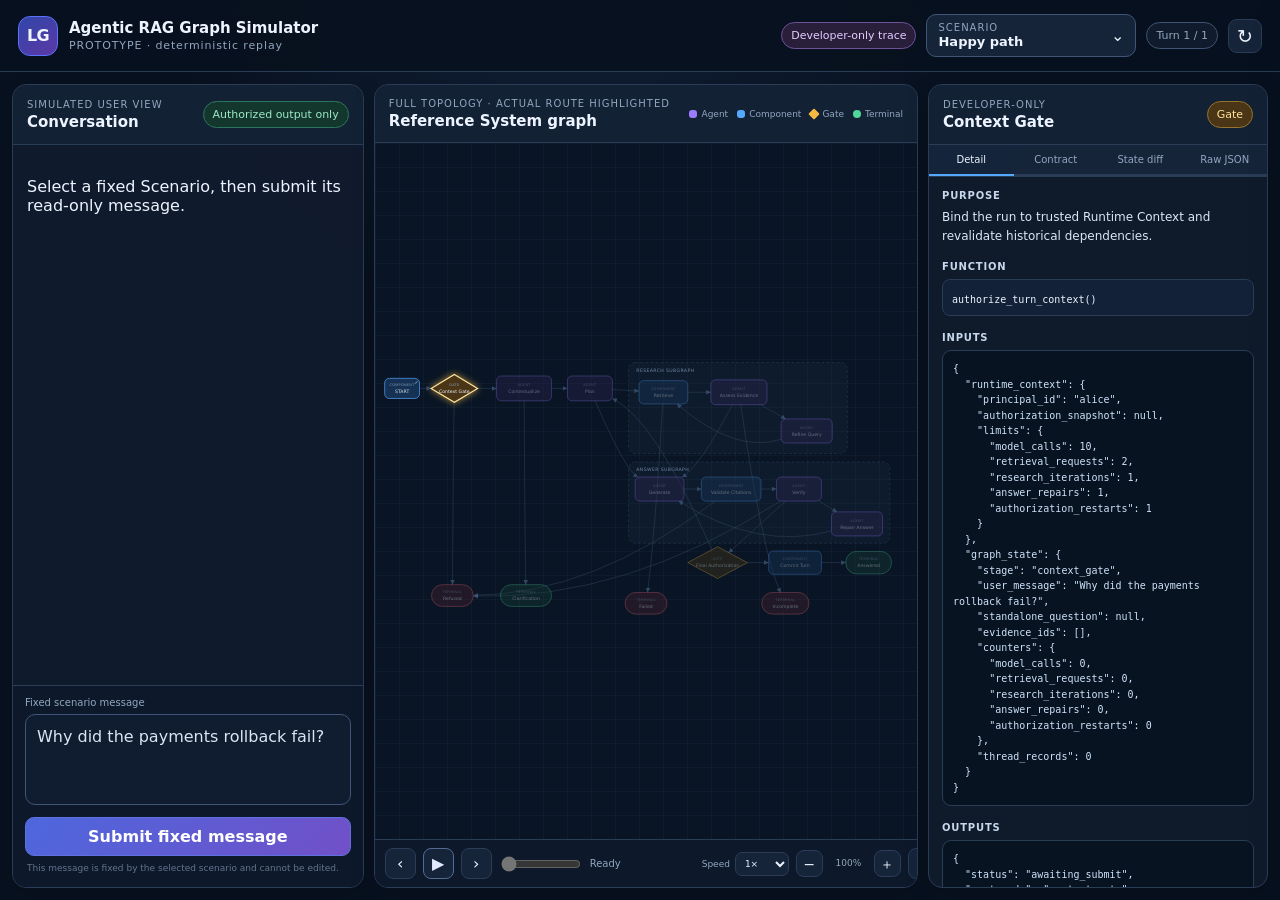
<file: docs/prototype/index.html>
<!doctype html>
<html lang="en">
<head>
  <meta charset="utf-8">
  <meta name="viewport" content="width=device-width, initial-scale=1">
  <title>Agentic RAG Graph Simulator — Prototype</title>
  <link rel="stylesheet" href="styles.css?v=layout-3">
</head>
<body>
  <header class="topbar">
    <div class="brand">
      <span class="brand-mark">LG</span>
      <div>
        <strong>Agentic RAG Graph Simulator</strong>
        <span>PROTOTYPE · deterministic replay</span>
      </div>
    </div>
    <div class="topbar-actions">
      <span class="developer-badge">Developer-only trace</span>
      <button id="scenarioButton" class="scenario-button" type="button">
        <span class="eyebrow">Scenario</span>
        <strong id="scenarioButtonLabel">Happy path</strong>
        <span aria-hidden="true">⌄</span>
      </button>
      <span id="turnBadge" class="turn-badge">Turn 1 / 1</span>
      <span id="scenarioRiskBadge" class="risk-badge" hidden>Known limitation</span>
      <button id="restartButton" class="icon-button" type="button" title="Restart scenario">↻</button>
    </div>
  </header>

  <main class="workspace">
    <section class="panel chat-panel" aria-label="Simulated end-user chat">
      <div class="panel-header">
        <div>
          <span class="eyebrow">Simulated user view</span>
          <h2>Conversation</h2>
        </div>
        <span class="safe-badge">Authorized output only</span>
      </div>
      <div id="chatMessages" class="chat-messages" aria-live="polite"></div>
      <section id="retrievedSection" class="retrieved-section" hidden>
        <div class="section-heading">
          <h3>Retrieved documents</h3>
          <span id="documentCount">0 authorized</span>
        </div>
        <div id="documentList" class="document-list"></div>
      </section>
      <div class="composer-wrap">
        <label for="composer">Fixed scenario message</label>
        <textarea id="composer" rows="3" readonly></textarea>
        <button id="submitButton" class="primary-button" type="button">Submit</button>
        <p id="composerHint">This message is fixed by the selected scenario and cannot be edited.</p>
      </div>
    </section>

    <section class="panel graph-panel" aria-label="Animated graph">
      <div class="panel-header graph-header">
        <div>
          <span class="eyebrow">Full topology · actual route highlighted</span>
          <h2>Reference System graph</h2>
        </div>
        <div class="graph-legend" aria-label="Node legend">
          <span><i class="legend-dot agent"></i>Agent</span>
          <span><i class="legend-dot component"></i>Component</span>
          <span><i class="legend-dot gate"></i>Gate</span>
          <span><i class="legend-dot terminal"></i>Terminal</span>
        </div>
      </div>
      <div class="graph-viewport">
        <svg id="graphSvg" viewBox="0 0 1400 720" role="img" aria-label="Reference System state graph"></svg>
      </div>
      <div class="playback">
        <button id="stepBackButton" class="control-button" type="button" title="Step back">‹</button>
        <button id="playButton" class="control-button play-button" type="button" title="Play or pause">▶</button>
        <button id="stepForwardButton" class="control-button" type="button" title="Step forward">›</button>
        <input id="timeline" type="range" min="0" max="1" value="0" aria-label="Transition timeline">
        <span id="stepLabel" class="step-label">Ready</span>
        <label class="speed-label">Speed
          <select id="speedSelect">
            <option value="1600">0.5×</option>
            <option value="800" selected>1×</option>
            <option value="400">2×</option>
          </select>
        </label>
        <div class="zoom-controls" aria-label="Graph zoom controls">
          <button id="zoomOutButton" class="control-button" type="button" title="Zoom out">−</button>
          <span id="zoomLabel">100%</span>
          <button id="zoomInButton" class="control-button" type="button" title="Zoom in">＋</button>
        </div>
        <button id="fitButton" class="control-button text-control" type="button">Fit graph</button>
      </div>
    </section>

    <aside class="panel inspector-panel" aria-label="Developer inspector">
      <div class="panel-header inspector-header">
        <div>
          <span class="eyebrow">Developer-only</span>
          <h2 id="inspectorTitle">Context Gate</h2>
        </div>
        <span id="nodeTypeBadge" class="node-type-badge gate">Gate</span>
      </div>
      <nav class="inspector-tabs" aria-label="Inspector views">
        <button class="inspector-tab active" data-tab="detail" type="button">Detail</button>
        <button class="inspector-tab" data-tab="contract" type="button">Contract</button>
        <button class="inspector-tab" data-tab="diff" type="button">State diff</button>
        <button class="inspector-tab" data-tab="json" type="button">Raw JSON</button>
      </nav>
      <div id="inspectorContent" class="inspector-content"></div>
    </aside>
  </main>

  <div id="scenarioModal" class="modal-backdrop" hidden>
    <section class="scenario-modal" role="dialog" aria-modal="true" aria-labelledby="scenarioModalTitle">
      <div class="modal-header">
        <div>
          <span class="eyebrow">Deterministic fixtures</span>
          <h2 id="scenarioModalTitle">Scenario Library</h2>
        </div>
        <button id="closeScenarioModal" class="icon-button" type="button" aria-label="Close">×</button>
      </div>
      <div id="scenarioGroups" class="scenario-groups"></div>
    </section>
  </div>

  <aside id="evidenceDrawer" class="evidence-drawer" aria-hidden="true">
    <div class="drawer-header">
      <div>
        <span class="eyebrow">Authorized Evidence</span>
        <h2 id="drawerTitle">Evidence</h2>
      </div>
      <button id="closeEvidenceDrawer" class="icon-button" type="button" aria-label="Close evidence">×</button>
    </div>
    <div id="drawerContent" class="drawer-content"></div>
  </aside>

  <script src="app.js?v=layout-3" defer></script>
</body>
</html>
</file>
<file: docs/prototype/styles.css>
:root {
  color-scheme: dark;
  --bg: #08111f;
  --surface: #101b2d;
  --surface-2: #16243a;
  --surface-3: #1c2c45;
  --border: #2b3c57;
  --border-strong: #405575;
  --text: #edf4ff;
  --muted: #93a6bf;
  --dim: #61738d;
  --agent: #9b7cff;
  --agent-fill: #2b2350;
  --component: #56a8ff;
  --component-fill: #17375c;
  --gate: #f5b942;
  --gate-fill: #4a3516;
  --success: #52d69a;
  --success-fill: #153e35;
  --danger: #ff6f7d;
  --danger-fill: #4a202c;
  --warning: #f4cd61;
  --shadow: 0 18px 50px rgba(0, 0, 0, .32);
  --radius: 14px;
  font-family: Inter, ui-sans-serif, system-ui, -apple-system, BlinkMacSystemFont, "Segoe UI", sans-serif;
}

* { box-sizing: border-box; }

html { margin: 0; min-width: 1180px; height: 100%; overflow: hidden; }
body { margin: 0; min-width: 1180px; height: 100%; }

body {
  overflow: hidden;
  color: var(--text);
  background:
    radial-gradient(circle at 45% -10%, rgba(69, 112, 184, .18), transparent 35%),
    var(--bg);
}

button, textarea, select, input { font: inherit; }
button { color: inherit; }
button:focus-visible, textarea:focus-visible, select:focus-visible, input:focus-visible {
  outline: 2px solid var(--component);
  outline-offset: 2px;
}

.topbar {
  height: 72px;
  padding: 10px 18px;
  display: flex;
  align-items: center;
  justify-content: space-between;
  gap: 18px;
  border-bottom: 1px solid var(--border);
  background: rgba(8, 17, 31, .9);
  backdrop-filter: blur(18px);
}

.brand, .topbar-actions, .graph-legend, .playback,
.section-heading, .modal-header, .drawer-header { display: flex; align-items: center; }

.brand { gap: 11px; }
.brand-mark {
  width: 40px; height: 40px; display: grid; place-items: center;
  border: 1px solid #5b72ff; border-radius: 12px;
  background: linear-gradient(145deg, #3046a7, #5c38a7);
  font-weight: 800; letter-spacing: -.04em;
}
.brand div { display: grid; gap: 2px; }
.brand strong { font-size: 15px; }
.brand span:last-child { color: var(--muted); font-size: 11px; letter-spacing: .08em; }
.topbar-actions { gap: 10px; }

.developer-badge, .safe-badge, .turn-badge, .risk-badge, .node-type-badge {
  border-radius: 999px;
  padding: 6px 9px;
  border: 1px solid var(--border-strong);
  color: var(--muted);
  font-size: 11px;
  white-space: nowrap;
}
.developer-badge { color: #e0ccff; border-color: #6d5299; background: #2a1f3b; }
.safe-badge { color: #9ce9c7; border-color: #2c755d; background: #14372d; }
.turn-badge { background: var(--surface); }
.risk-badge { color: #ffe099; border-color: #8a6f2d; background: #382f17; }

.scenario-button {
  min-width: 210px;
  display: grid;
  grid-template-columns: 1fr auto;
  grid-template-rows: auto auto;
  text-align: left;
  padding: 7px 11px;
  border: 1px solid var(--border-strong);
  border-radius: 10px;
  background: var(--surface-2);
  cursor: pointer;
}
.scenario-button .eyebrow { grid-column: 1; }
.scenario-button strong { font-size: 13px; }
.scenario-button > span:last-child { grid-column: 2; grid-row: 1 / 3; align-self: center; }
.scenario-button:disabled { opacity: .45; cursor: not-allowed; }

.eyebrow {
  display: block;
  color: var(--muted);
  font-size: 10px;
  line-height: 1.2;
  letter-spacing: .1em;
  text-transform: uppercase;
}

.icon-button, .control-button, .inspector-tab {
  border: 1px solid var(--border);
  background: var(--surface-2);
  cursor: pointer;
}
.icon-button { width: 34px; height: 34px; border-radius: 9px; font-size: 19px; }
.icon-button:hover, .control-button:hover { background: var(--surface-3); }

.workspace {
  height: calc(100vh - 72px);
  padding: 12px;
  display: grid;
  gap: 10px;
}

.workspace {
  grid-template-columns: minmax(300px, 28%) minmax(500px, 1fr) minmax(340px, 27%);
  grid-template-areas: "chat graph inspector";
}

.panel {
  min-width: 0;
  min-height: 0;
  overflow: hidden;
  border: 1px solid var(--border);
  border-radius: var(--radius);
  background: rgba(16, 27, 45, .94);
  box-shadow: 0 8px 26px rgba(0, 0, 0, .14);
}
.chat-panel { grid-area: chat; display: flex; flex-direction: column; }
.graph-panel { grid-area: graph; display: grid; grid-template-rows: auto minmax(0, 1fr) auto; }
.inspector-panel { grid-area: inspector; display: flex; flex-direction: column; }

.panel-header {
  min-height: 60px;
  padding: 12px 14px;
  display: flex;
  align-items: center;
  justify-content: space-between;
  gap: 10px;
  border-bottom: 1px solid var(--border);
  background: rgba(22, 36, 58, .72);
}
.panel-header h2 { margin: 2px 0 0; font-size: 15px; }

.chat-messages { flex: 1; overflow: auto; padding: 16px 14px; }
.message { margin-bottom: 15px; display: flex; gap: 9px; align-items: flex-start; }
.message.user { justify-content: flex-end; }
.message-avatar {
  flex: 0 0 auto; width: 27px; height: 27px; display: grid; place-items: center;
  border-radius: 9px; font-size: 10px; font-weight: 800;
  color: #cddcff; background: #213556; border: 1px solid #395278;
}
.message.user .message-avatar { order: 2; color: #efe8ff; background: #392c5e; border-color: #604c93; }
.message-content { max-width: 86%; }
.message-meta { margin: 0 0 4px; color: var(--muted); font-size: 10px; }
.message.user .message-meta { text-align: right; }
.message-bubble {
  padding: 10px 12px;
  border: 1px solid var(--border);
  border-radius: 5px 13px 13px 13px;
  background: var(--surface-2);
  color: #e5eefb;
  font-size: 13px;
  line-height: 1.52;
}
.message.user .message-bubble {
  border-color: #574580;
  border-radius: 13px 5px 13px 13px;
  background: #30264e;
}
.message.status .message-bubble { color: var(--muted); border-style: dashed; }
.status-pulse { display: inline-flex; gap: 3px; margin-right: 7px; }
.status-pulse i { width: 4px; height: 4px; border-radius: 50%; background: var(--component); animation: blink 1.1s infinite; }
.status-pulse i:nth-child(2) { animation-delay: .18s; }
.status-pulse i:nth-child(3) { animation-delay: .36s; }
@keyframes blink { 0%, 70%, 100% { opacity: .25; } 35% { opacity: 1; } }

.citation {
  display: inline-flex;
  padding: 1px 5px;
  border: 1px solid #4f7fba;
  border-radius: 6px;
  color: #aad3ff;
  background: #183453;
  font-size: 11px;
  font-weight: 700;
  cursor: pointer;
}

.retrieved-section { max-height: 220px; overflow: auto; padding: 10px 12px; border-top: 1px solid var(--border); }
.section-heading { justify-content: space-between; margin-bottom: 8px; }
.section-heading h3 { margin: 0; font-size: 12px; }
.section-heading span { color: var(--muted); font-size: 10px; }
.document-list { display: grid; gap: 7px; }
.document-card {
  width: 100%;
  padding: 9px 10px;
  display: grid;
  grid-template-columns: 1fr auto;
  gap: 3px 8px;
  text-align: left;
  border: 1px solid var(--border);
  border-radius: 10px;
  background: #12223a;
  cursor: pointer;
}
.document-card:hover, .document-card.highlighted { border-color: var(--component); background: #172e4d; }
.document-card strong { font-size: 11px; }
.document-card span { color: var(--muted); font-size: 9px; overflow: hidden; text-overflow: ellipsis; white-space: nowrap; }
.document-card .doc-key { grid-column: 2; grid-row: 1 / 3; align-self: center; color: #a9d4ff; }

.composer-wrap { flex: 0 0 auto; padding: 11px 12px 12px; border-top: 1px solid var(--border); background: #0d192a; }
.composer-wrap label { display: block; margin-bottom: 6px; color: var(--muted); font-size: 10px; }
.composer-wrap textarea {
  width: 100%; resize: none; padding: 10px 11px;
  border: 1px solid var(--border-strong); border-radius: 10px;
  color: #d9e5f6; background: #101c2f; line-height: 1.45;
}
.composer-wrap textarea:read-only { cursor: default; }
.primary-button {
  width: 100%; margin-top: 8px; padding: 9px 13px;
  border: 1px solid #5f71e0; border-radius: 9px;
  color: white; background: linear-gradient(135deg, #4d67dd, #7150c8);
  font-weight: 700; cursor: pointer;
}
.primary-button:disabled { opacity: .4; cursor: not-allowed; }
.composer-wrap p { margin: 6px 2px 0; color: var(--dim); font-size: 9px; line-height: 1.4; }

.graph-header { min-height: 58px; flex-wrap: wrap; align-content: center; }
.graph-header > div:first-child { flex: 1 1 280px; min-width: 0; }
.graph-legend { flex: 0 1 auto; max-width: 100%; flex-wrap: wrap; justify-content: flex-end; gap: 9px; overflow: visible; color: var(--muted); font-size: 9px; }
.graph-legend span { display: inline-flex; align-items: center; gap: 4px; }
.legend-dot { width: 8px; height: 8px; border-radius: 3px; }
.legend-dot.agent { background: var(--agent); }
.legend-dot.component { background: var(--component); }
.legend-dot.gate { background: var(--gate); transform: rotate(45deg); border-radius: 1px; }
.legend-dot.terminal { background: var(--success); border-radius: 50%; }

.graph-viewport {
  min-height: 0;
  overflow: auto;
  background-color: #091524;
  background-image:
    linear-gradient(rgba(84, 111, 151, .08) 1px, transparent 1px),
    linear-gradient(90deg, rgba(84, 111, 151, .08) 1px, transparent 1px);
  background-size: 24px 24px;
}
#graphSvg { width: 100%; height: 100%; min-height: 350px; display: block; margin: 0 auto; transform-origin: top left; }
.graph-group rect { fill: rgba(33, 50, 76, .22); stroke: #304563; stroke-width: 1.2; stroke-dasharray: 7 6; rx: 18; }
.graph-group text { fill: #7085a2; font-size: 12px; letter-spacing: .08em; }
.graph-edge { fill: none; stroke: #344862; stroke-width: 2; opacity: .62; marker-end: url(#arrow); transition: stroke .2s, opacity .2s; }
.graph-edge.executed { stroke: #6aaef4; opacity: .92; }
.graph-edge.current { stroke: #f4cd61; stroke-width: 3; opacity: 1; filter: drop-shadow(0 0 6px rgba(244, 205, 97, .65)); }
.graph-node { transition: opacity .2s, filter .2s; }
.graph-node .node-shape { stroke-width: 2; }
.graph-node.agent .node-shape { fill: var(--agent-fill); stroke: var(--agent); }
.graph-node.component .node-shape { fill: var(--component-fill); stroke: var(--component); }
.graph-node.gate .node-shape { fill: var(--gate-fill); stroke: var(--gate); }
.graph-node.terminal .node-shape { fill: var(--success-fill); stroke: var(--success); }
.graph-node.terminal.bad .node-shape { fill: var(--danger-fill); stroke: var(--danger); }
.graph-node text { fill: #edf4ff; font-size: 12px; text-anchor: middle; pointer-events: none; }
.graph-node .node-kind { fill: #8fa3bd; font-size: 9px; letter-spacing: .08em; text-transform: uppercase; }
.graph-node.inactive { opacity: .38; }
.graph-node.completed { opacity: .88; }
.graph-node.active { opacity: 1; filter: drop-shadow(0 0 9px rgba(245, 185, 66, .7)); }
.graph-node.active .node-shape { stroke: #ffe3a0; stroke-width: 3; }
.node-check { fill: var(--success); font-size: 14px; font-weight: 800; }
.graph-packet text { fill: #07101d; font-size: 10px; font-weight: 800; text-anchor: middle; }
.graph-packet rect { fill: #f4cd61; stroke: #fff1b8; rx: 9; }

.playback { min-height: 48px; gap: 7px; padding: 8px 10px; overflow-x: auto; border-top: 1px solid var(--border); background: #0d192a; }
.control-button { height: 31px; min-width: 31px; border-radius: 8px; }
.play-button { color: #dfeaff; border-color: #536b93; }
.text-control { padding: 0 9px; color: var(--muted); font-size: 10px; }
.playback input[type="range"] { min-width: 80px; flex: 1; accent-color: var(--component); }
.step-label { min-width: 105px; color: var(--muted); font-size: 10px; white-space: nowrap; }
.speed-label { display: flex; align-items: center; gap: 5px; color: var(--muted); font-size: 9px; }
.speed-label select { padding: 5px; border: 1px solid var(--border); border-radius: 7px; color: var(--text); background: var(--surface-2); }
.zoom-controls {
  display: inline-grid;
  grid-template-columns: 27px 45px 27px;
  align-items: center;
  gap: 3px;
  flex: 0 0 105px;
  white-space: nowrap;
}
.zoom-controls span { min-width: 0; color: var(--muted); font-size: 9px; line-height: 27px; text-align: center; }
.zoom-controls .control-button { width: 27px; min-width: 27px; height: 27px; padding: 0; font-size: 14px; line-height: 1; }

.inspector-header { min-height: 60px; }
.node-type-badge.agent { color: #d9cdff; border-color: #7462b9; background: var(--agent-fill); }
.node-type-badge.component { color: #b8dafe; border-color: #477fb7; background: var(--component-fill); }
.node-type-badge.gate { color: #ffe29a; border-color: #96732e; background: var(--gate-fill); }
.node-type-badge.terminal { color: #b3efd5; border-color: #397c64; background: var(--success-fill); }
.inspector-tabs { display: flex; border-bottom: 1px solid var(--border); background: #0d192a; }
.inspector-tab { flex: 1; padding: 9px 5px; border-width: 0 0 2px; border-radius: 0; color: var(--muted); font-size: 10px; }
.inspector-tab.active { color: var(--text); border-bottom-color: var(--component); background: #14243a; }
.inspector-content { flex: 1; min-height: 0; overflow: auto; padding: 13px; }
.inspector-section { margin-bottom: 16px; }
.inspector-section h3 { margin: 0 0 7px; color: #c8d8ec; font-size: 10px; letter-spacing: .08em; text-transform: uppercase; }
.inspector-section p { margin: 0 0 5px; color: #dbe7f5; font-size: 12px; line-height: 1.55; }
.code-block, .json-block {
  margin: 0; padding: 10px; overflow: auto;
  border: 1px solid var(--border); border-radius: 9px;
  color: #cfe3fb; background: #081321;
  font: 10px/1.55 ui-monospace, SFMono-Regular, Menlo, Consolas, monospace;
  white-space: pre-wrap; word-break: break-word;
}
.data-grid { display: grid; gap: 6px; }
.data-row { padding: 8px 9px; border: 1px solid var(--border); border-radius: 8px; background: #122038; }
.data-row strong { display: block; margin-bottom: 3px; color: #aec5df; font-size: 9px; }
.data-row code { color: #edf4ff; font-size: 10px; word-break: break-word; }
.diff-list { display: grid; gap: 6px; }
.diff-row { border: 1px solid var(--border); border-radius: 8px; overflow: hidden; font: 10px/1.45 ui-monospace, monospace; }
.diff-path { padding: 5px 8px; color: #aec5df; background: #162740; }
.diff-before, .diff-after { padding: 6px 8px; word-break: break-word; }
.diff-before { color: #ffabb4; background: rgba(105, 31, 46, .25); }
.diff-after { color: #9ce8c6; background: rgba(25, 93, 70, .24); }
.event-callout { padding: 9px 10px; border-left: 3px solid var(--gate); border-radius: 6px; background: #2c281c; }
.security-callout { border-left-color: var(--danger); background: #321e29; }
.trace-evidence { display: grid; gap: 6px; }
.trace-card { padding: 8px; border: 1px solid var(--border); border-radius: 8px; background: #111f33; }
.trace-card.discarded { border-color: #743c4a; opacity: .78; }
.trace-card strong { font-size: 10px; }
.trace-card span { display: block; margin-top: 3px; color: var(--muted); font-size: 9px; }

.modal-backdrop {
  position: fixed; z-index: 60; inset: 0; padding: 7vh 7vw;
  background: rgba(3, 8, 15, .76); backdrop-filter: blur(8px);
}
.scenario-modal {
  max-width: 1180px; max-height: 86vh; margin: auto; overflow: hidden;
  border: 1px solid var(--border-strong); border-radius: 18px;
  background: #0d192a; box-shadow: var(--shadow);
}
.modal-header, .drawer-header { justify-content: space-between; padding: 16px 18px; border-bottom: 1px solid var(--border); }
.modal-header h2, .drawer-header h2 { margin: 3px 0 0; font-size: 18px; }
.scenario-groups { max-height: calc(86vh - 72px); overflow: auto; padding: 17px; }
.scenario-group { margin-bottom: 20px; }
.scenario-group h3 { margin: 0 0 9px; color: var(--muted); font-size: 11px; letter-spacing: .1em; text-transform: uppercase; }
.scenario-grid { display: grid; grid-template-columns: repeat(3, minmax(0, 1fr)); gap: 9px; }
.scenario-card {
  min-height: 130px; padding: 12px; text-align: left;
  border: 1px solid var(--border); border-radius: 11px;
  background: var(--surface-2); cursor: pointer;
}
.scenario-card:hover, .scenario-card.selected { border-color: var(--component); background: #19304e; }
.scenario-card strong { display: block; margin-bottom: 5px; }
.scenario-card p { margin: 0 0 8px; color: var(--muted); font-size: 11px; line-height: 1.45; }
.scenario-card footer { display: flex; justify-content: space-between; gap: 8px; color: var(--dim); font-size: 9px; }
.scenario-card .limitation { color: var(--warning); }

.evidence-drawer {
  position: fixed; z-index: 55; top: 0; right: 0; width: min(520px, 42vw); height: 100vh;
  transform: translateX(105%); transition: transform .24s ease;
  border-left: 1px solid var(--border-strong); background: #0b1727; box-shadow: var(--shadow);
}
.evidence-drawer.open { transform: translateX(0); }
.drawer-content { height: calc(100vh - 74px); overflow: auto; padding: 18px; }
.drawer-meta { display: grid; grid-template-columns: 1fr 1fr; gap: 8px; margin-bottom: 15px; }
.drawer-meta div { padding: 9px; border: 1px solid var(--border); border-radius: 9px; background: var(--surface-2); }
.drawer-meta strong { display: block; margin-bottom: 3px; color: var(--muted); font-size: 9px; text-transform: uppercase; }
.drawer-meta span { font-size: 11px; word-break: break-word; }
.evidence-content { padding: 14px; border: 1px solid var(--border); border-radius: 10px; background: #111f34; line-height: 1.65; font-size: 13px; }
.evidence-content mark { padding: 2px 3px; color: #ffe1e5; background: #713042; border-radius: 4px; }
.limitation-banner { margin-bottom: 12px; padding: 10px; border: 1px solid #8a6f2d; border-radius: 9px; color: #ffe099; background: #382f17; font-size: 11px; line-height: 1.5; }

[hidden] { display: none !important; }

@media (max-height: 820px) {
  .topbar { height: 62px; }
  .workspace { height: calc(100vh - 62px); }
  .brand-mark { width: 34px; height: 34px; }
  .panel-header { min-height: 52px; padding-top: 9px; padding-bottom: 9px; }
  .composer-wrap textarea { max-height: 58px; }
}
</file>
